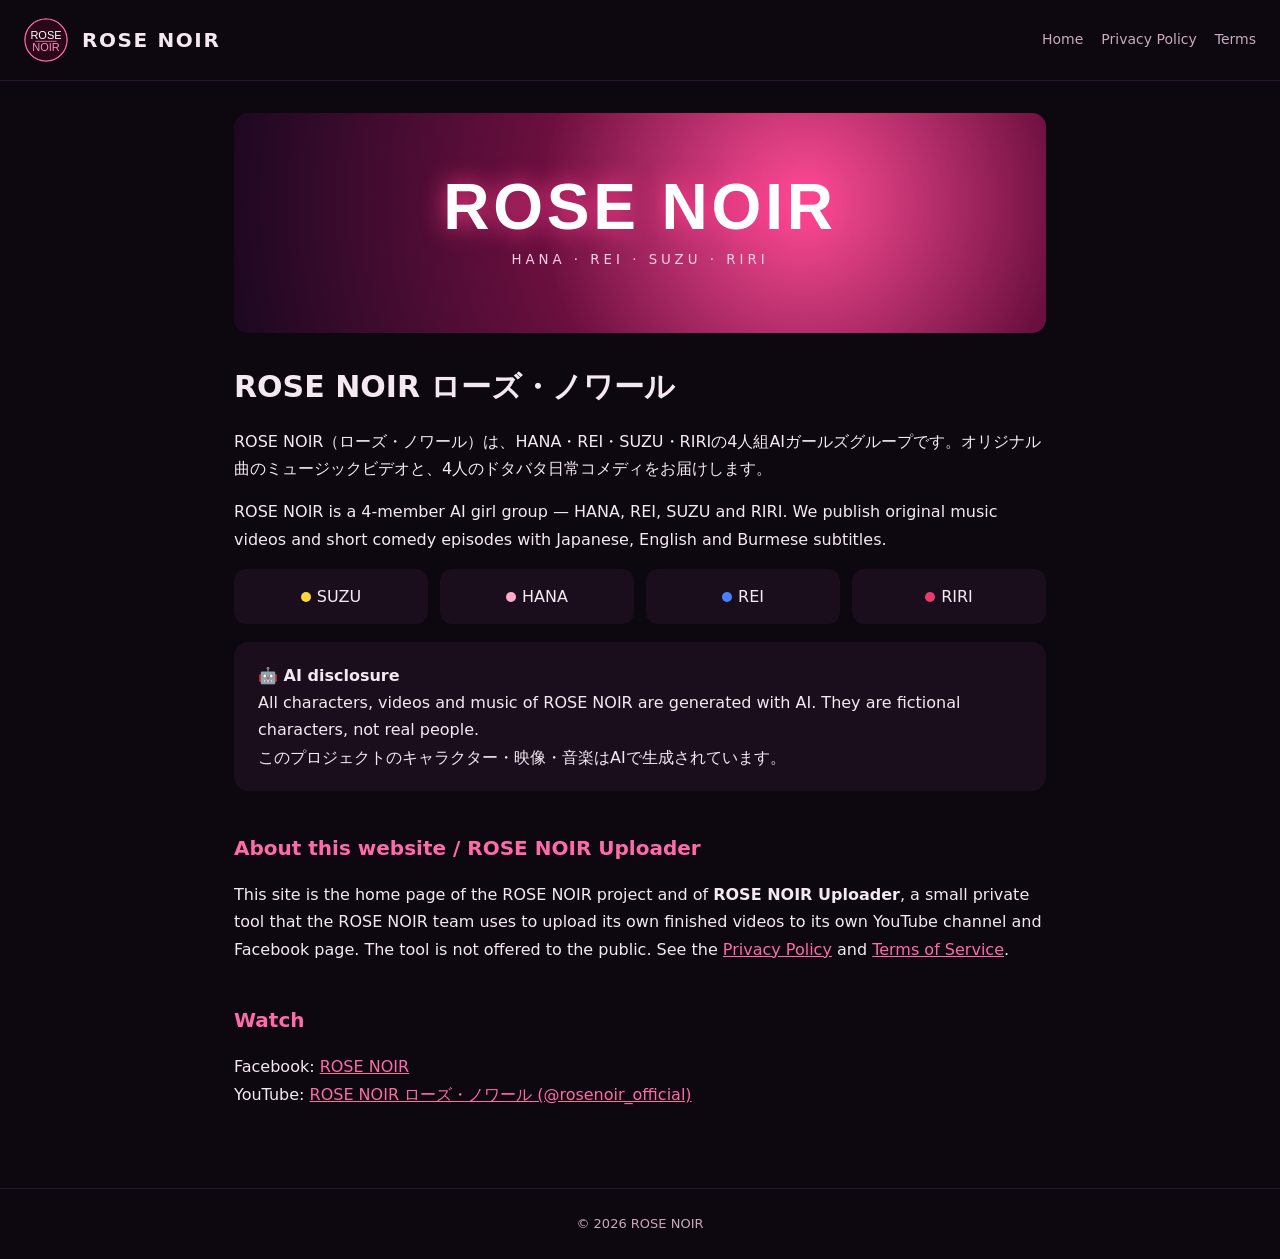
<file: index.html>
<!DOCTYPE html>
<html lang="ja"><head><meta charset="utf-8"><meta name="viewport" content="width=device-width,initial-scale=1">
<title>ROSE NOIR ローズ・ノワール — Official</title><meta name="description" content="ROSE NOIR is a 4-member AI girl group: original music videos and short comedy episodes.">
<link rel="icon" href="logo.svg"><link rel="stylesheet" href="style.css"></head><body>
<header><img src="logo.svg" alt=""><b>ROSE NOIR</b><nav><a href="index.html">Home</a><a href="privacy.html">Privacy Policy</a><a href="terms.html">Terms</a></nav></header>
<main>
<div class="hero"><span>ROSE NOIR</span><small>HANA · REI · SUZU · RIRI</small></div>
<h1>ROSE NOIR ローズ・ノワール</h1>
<p>ROSE NOIR（ローズ・ノワール）は、HANA・REI・SUZU・RIRIの4人組AIガールズグループです。オリジナル曲のミュージックビデオと、4人のドタバタ日常コメディをお届けします。</p>
<p>ROSE NOIR is a 4-member AI girl group — HANA, REI, SUZU and RIRI. We publish original music videos and short comedy episodes with Japanese, English and Burmese subtitles.</p>
<div class="members">
<div><span class="dot" style="background:#ffd73c"></span>SUZU</div><div><span class="dot" style="background:#ffaac8"></span>HANA</div>
<div><span class="dot" style="background:#4682ff"></span>REI</div><div><span class="dot" style="background:#e63c6e"></span>RIRI</div></div>
<div class="card"><b>🤖 AI disclosure</b><br>All characters, videos and music of ROSE NOIR are generated with AI. They are fictional characters, not real people.<br>
このプロジェクトのキャラクター・映像・音楽はAIで生成されています。</div>
<h2>About this website / ROSE NOIR Uploader</h2>
<p>This site is the home page of the ROSE NOIR project and of <b>ROSE NOIR Uploader</b>, a small private tool that the ROSE NOIR team uses to upload its own finished videos to its own YouTube channel and Facebook page. The tool is not offered to the public. See the <a href="privacy.html">Privacy Policy</a> and <a href="terms.html">Terms of Service</a>.</p>
<h2>Watch</h2>
<p>Facebook: <a href="https://www.facebook.com/1499099859946196">ROSE NOIR</a><br>YouTube: <a href="https://www.youtube.com/@rosenoir_official">ROSE NOIR ローズ・ノワール (@rosenoir_official)</a></p>
</main><footer>© 2026 ROSE NOIR</footer></body></html>
</file>
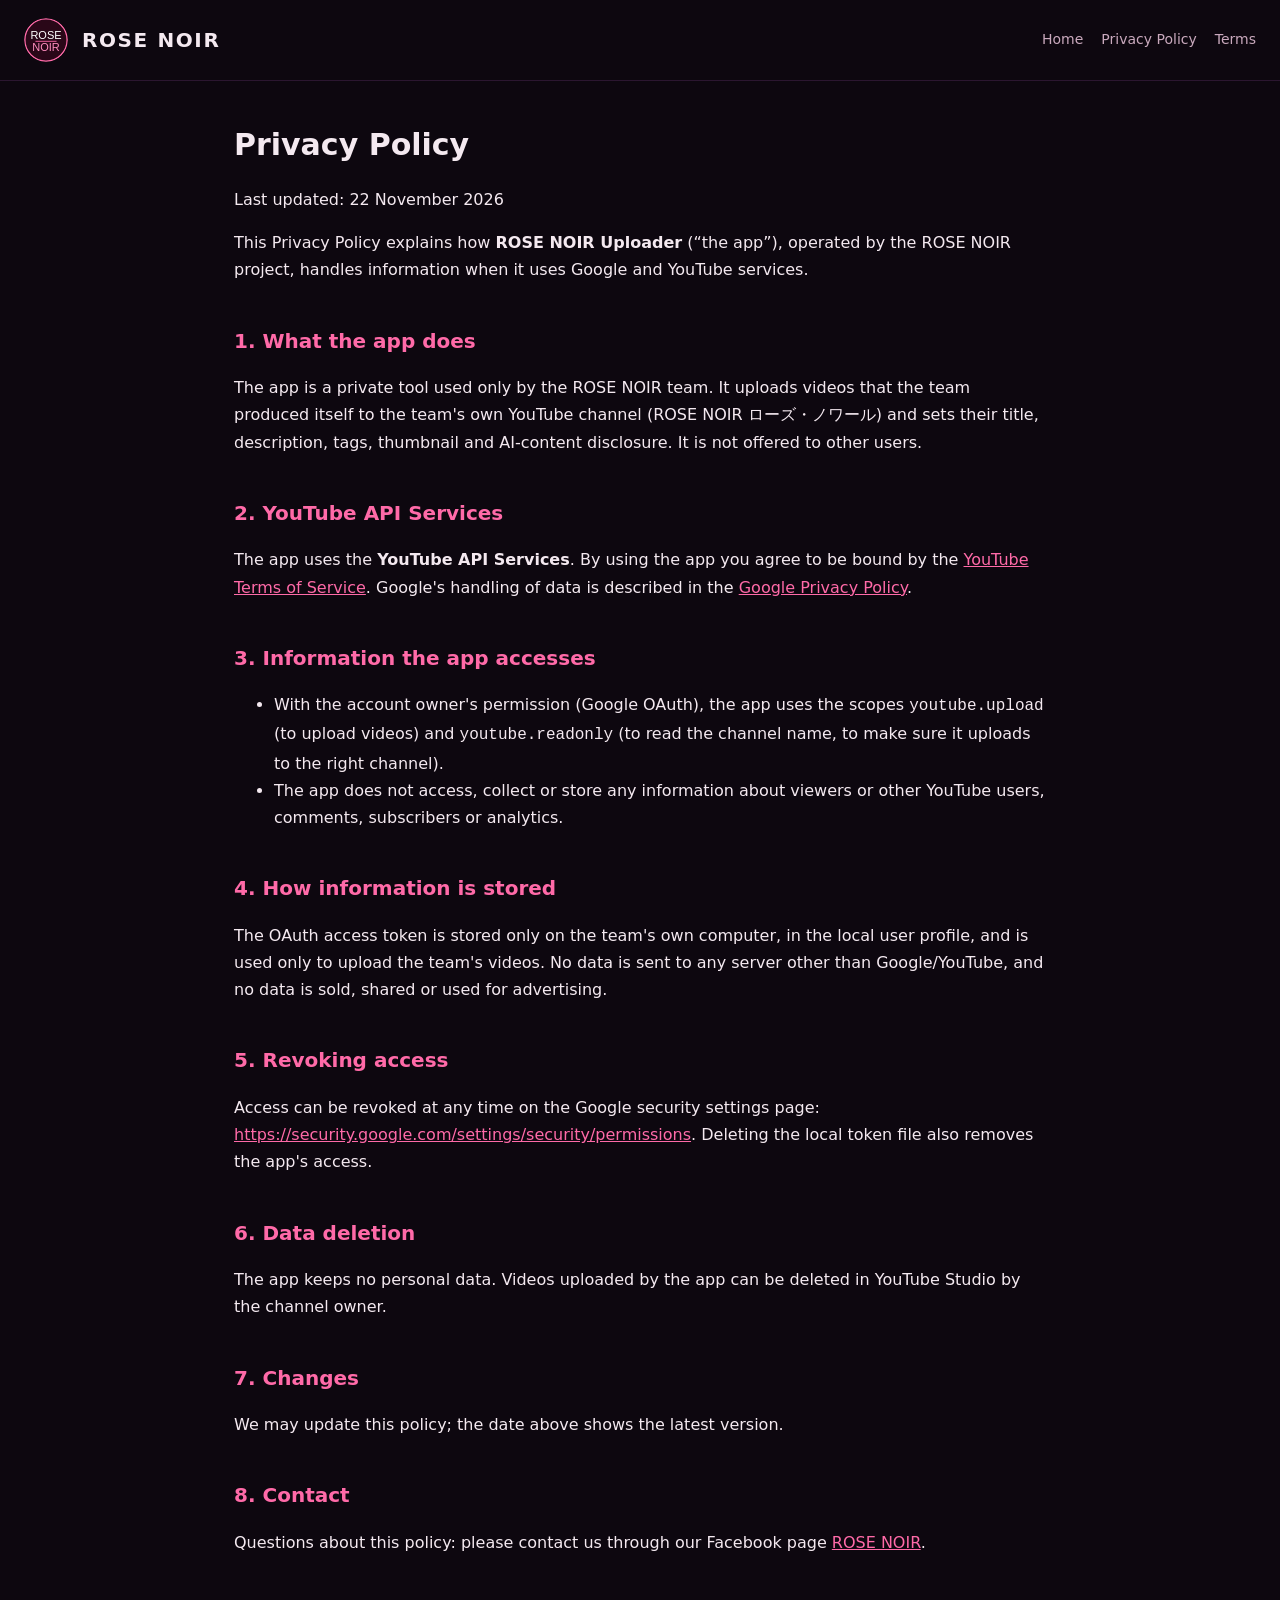
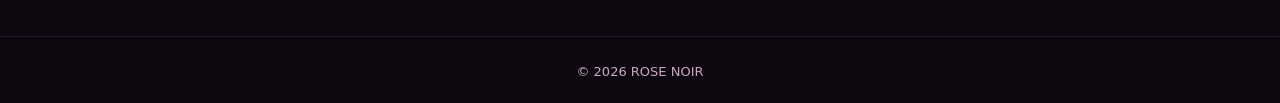
<file: privacy.html>
<!DOCTYPE html>
<html lang="en"><head><meta charset="utf-8"><meta name="viewport" content="width=device-width,initial-scale=1">
<title>Privacy Policy — ROSE NOIR</title><link rel="icon" href="logo.svg"><link rel="stylesheet" href="style.css"></head><body>
<header><img src="logo.svg" alt=""><b>ROSE NOIR</b><nav><a href="index.html">Home</a><a href="privacy.html">Privacy Policy</a><a href="terms.html">Terms</a></nav></header>
<main>
<h1>Privacy Policy</h1><p>Last updated: 22 November 2026</p>
<p>This Privacy Policy explains how <b>ROSE NOIR Uploader</b> (“the app”), operated by the ROSE NOIR project, handles information when it uses Google and YouTube services.</p>
<h2>1. What the app does</h2>
<p>The app is a private tool used only by the ROSE NOIR team. It uploads videos that the team produced itself to the team's own YouTube channel (ROSE NOIR ローズ・ノワール) and sets their title, description, tags, thumbnail and AI-content disclosure. It is not offered to other users.</p>
<h2>2. YouTube API Services</h2>
<p>The app uses the <b>YouTube API Services</b>. By using the app you agree to be bound by the <a href="https://www.youtube.com/t/terms">YouTube Terms of Service</a>. Google's handling of data is described in the <a href="https://policies.google.com/privacy">Google Privacy Policy</a>.</p>
<h2>3. Information the app accesses</h2>
<ul>
<li>With the account owner's permission (Google OAuth), the app uses the scopes <code>youtube.upload</code> (to upload videos) and <code>youtube.readonly</code> (to read the channel name, to make sure it uploads to the right channel).</li>
<li>The app does not access, collect or store any information about viewers or other YouTube users, comments, subscribers or analytics.</li>
</ul>
<h2>4. How information is stored</h2>
<p>The OAuth access token is stored only on the team's own computer, in the local user profile, and is used only to upload the team's videos. No data is sent to any server other than Google/YouTube, and no data is sold, shared or used for advertising.</p>
<h2>5. Revoking access</h2>
<p>Access can be revoked at any time on the Google security settings page: <a href="https://security.google.com/settings/security/permissions">https://security.google.com/settings/security/permissions</a>. Deleting the local token file also removes the app's access.</p>
<h2>6. Data deletion</h2>
<p>The app keeps no personal data. Videos uploaded by the app can be deleted in YouTube Studio by the channel owner.</p>
<h2>7. Changes</h2>
<p>We may update this policy; the date above shows the latest version.</p>
<h2>8. Contact</h2>
<p>Questions about this policy: please contact us through our Facebook page <a href="https://www.facebook.com/1499099859946196">ROSE NOIR</a>.</p>
</main><footer>© 2026 ROSE NOIR</footer></body></html>
</file>
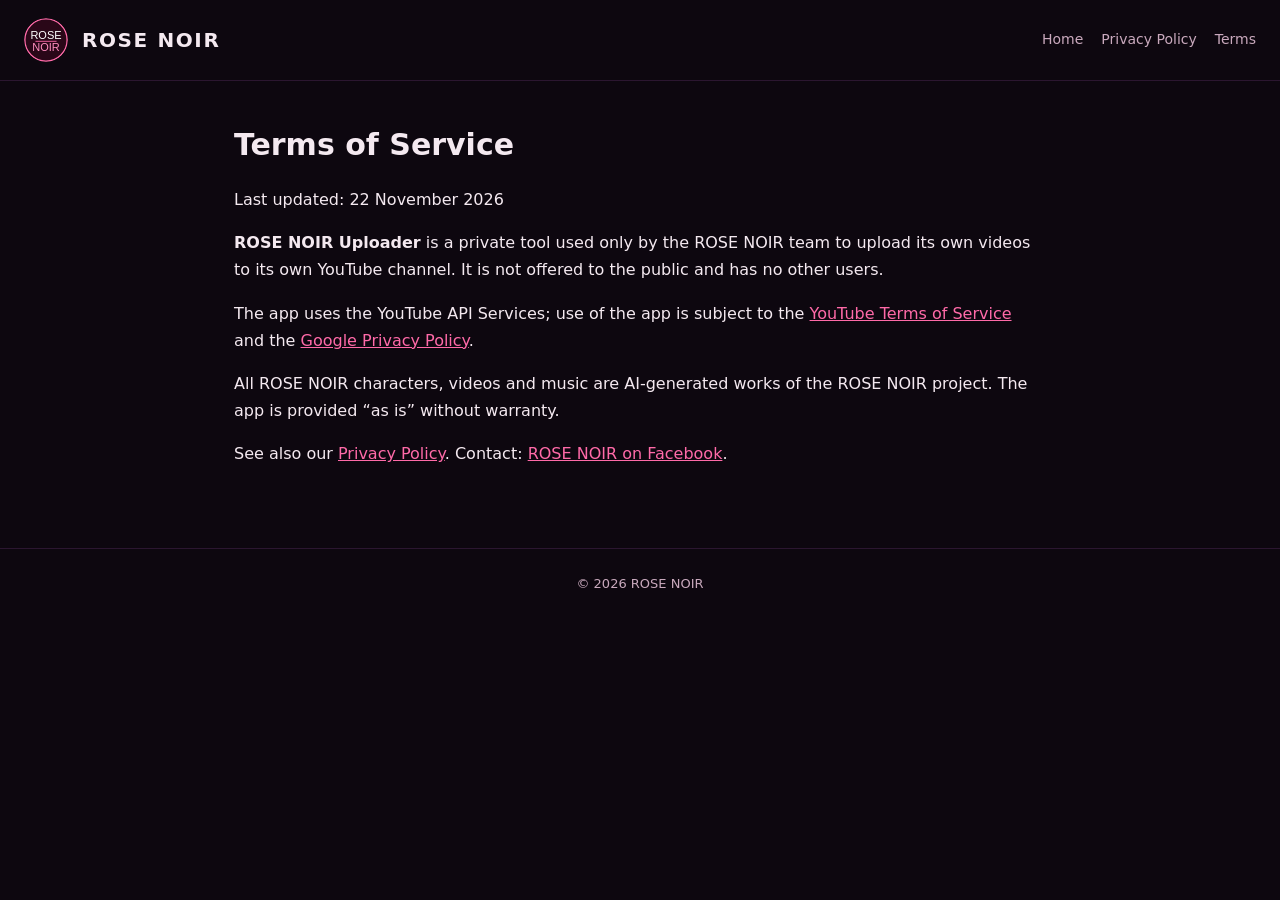
<file: terms.html>
<!DOCTYPE html>
<html lang="en"><head><meta charset="utf-8"><meta name="viewport" content="width=device-width,initial-scale=1">
<title>Terms of Service — ROSE NOIR</title><link rel="icon" href="logo.svg"><link rel="stylesheet" href="style.css"></head><body>
<header><img src="logo.svg" alt=""><b>ROSE NOIR</b><nav><a href="index.html">Home</a><a href="privacy.html">Privacy Policy</a><a href="terms.html">Terms</a></nav></header>
<main>
<h1>Terms of Service</h1><p>Last updated: 22 November 2026</p>
<p><b>ROSE NOIR Uploader</b> is a private tool used only by the ROSE NOIR team to upload its own videos to its own YouTube channel. It is not offered to the public and has no other users.</p>
<p>The app uses the YouTube API Services; use of the app is subject to the <a href="https://www.youtube.com/t/terms">YouTube Terms of Service</a> and the <a href="https://policies.google.com/privacy">Google Privacy Policy</a>.</p>
<p>All ROSE NOIR characters, videos and music are AI-generated works of the ROSE NOIR project. The app is provided “as is” without warranty.</p>
<p>See also our <a href="privacy.html">Privacy Policy</a>. Contact: <a href="https://www.facebook.com/1499099859946196">ROSE NOIR on Facebook</a>.</p>
</main><footer>© 2026 ROSE NOIR</footer></body></html>
</file>
<file: style.css>
:root{--bg:#0d070f;--card:#1a0d1c;--pink:#ff6aa8;--text:#f4e9f0;--muted:#c9a9bd}
*{box-sizing:border-box}body{margin:0;background:var(--bg);color:var(--text);font:16px/1.7 system-ui,-apple-system,"Segoe UI","Hiragino Sans","Noto Sans JP",sans-serif}
a{color:var(--pink)}header{display:flex;align-items:center;gap:14px;padding:18px 24px;border-bottom:1px solid #2b1630}
header img{width:44px;height:44px;border-radius:50%}header b{font-size:20px;letter-spacing:.08em}
nav{margin-left:auto;display:flex;gap:18px;font-size:14px}nav a{color:var(--muted);text-decoration:none}nav a:hover{color:var(--pink)}
main{max-width:860px;margin:0 auto;padding:32px 24px 64px}.hero{width:100%;border-radius:14px;display:block;margin-bottom:28px}
h1{font-size:30px;margin:.2em 0}h2{font-size:20px;margin-top:2em;color:var(--pink)}.card{background:var(--card);border-radius:14px;padding:20px 24px;margin:18px 0}
.members{display:grid;grid-template-columns:repeat(auto-fit,minmax(150px,1fr));gap:12px}.members div{background:var(--card);border-radius:12px;padding:14px;text-align:center}
.dot{display:inline-block;width:10px;height:10px;border-radius:50%;margin-right:6px}footer{text-align:center;color:var(--muted);font-size:13px;padding:24px;border-top:1px solid #2b1630}
.hero{display:flex;flex-direction:column;align-items:center;justify-content:center;height:220px;border-radius:14px;margin-bottom:28px;background:radial-gradient(circle at 70% 40%,#ff4d96 0,#6b0f3f 45%,#1b0820 100%)}
.hero span{font:700 64px/1 Impact,"Arial Black",sans-serif;letter-spacing:.06em;color:#fff;text-shadow:0 0 24px #ff3d8b}.hero small{margin-top:10px;letter-spacing:.3em;color:#ffd0e4}
</file>
